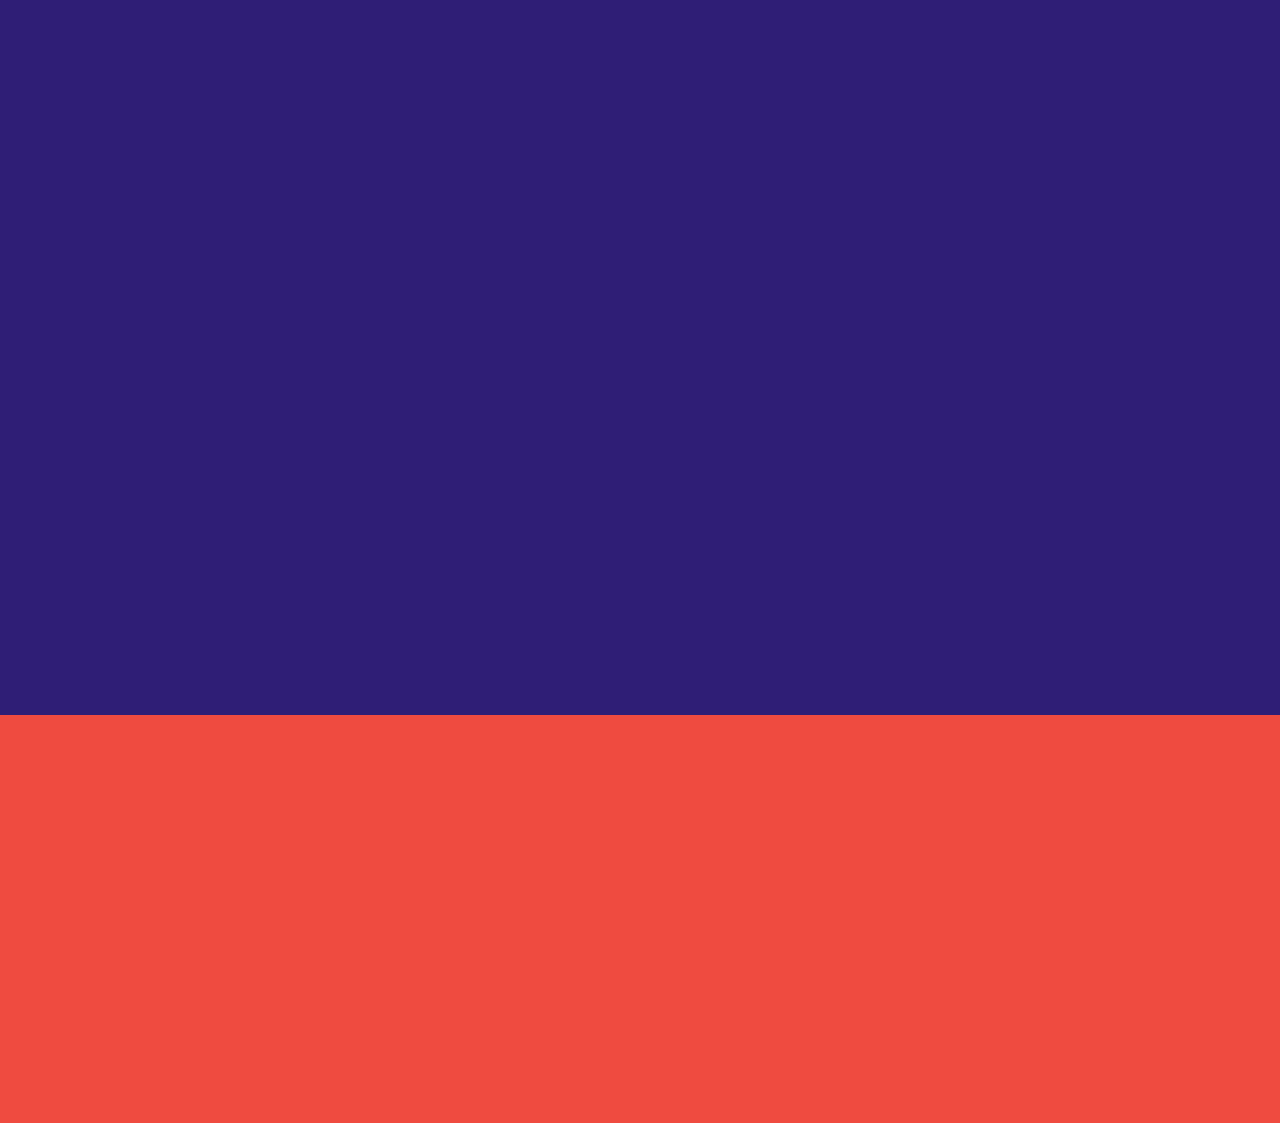
<file: index.html>
<!DOCTYPE html>
<html lang="en">
<head>
  <meta charset="UTF-8">
  <meta name="viewport" content="width=device-width, initial-scale=1.0">
  <meta http-equiv="X-UA-Compatible" content="ie=edge">
  <title>Olle Brickarp</title>

  <link rel="stylesheet" href="fonts/alma/alma.css">
  <link rel="stylesheet" href="stylesheets/master.css">

  <link rel="icon" type="image/png" href="favicon.png" />
</head>
<body>
  <header class="intro">
    <div class="intro__inner container">
      <div class="olle">
        <img src="img/olle.jpg" alt="Olle Brickarp">
      </div>

      <h1>Olle Brickarp</h1>
      <p class="lead">
        UI Designer / Front end developer <br/>
        <a href="https://ny.se">NY Collective</a> – Jönköping, Sweden.
      </p>
      <p>
        <span>👨🏻—Father</span>, <span><a href="https://giantbomb.com">💣—Gamer</a></span>, <span><a href="https://sketchapp.com">💎—Sketch fanatic</a></span> and <span>❤️—Sweetheart</span>.<br>
 My most used emoji is 😅.<br>
        You can contact me at <a href="mailti:o.brickarp@gmail.com">o.brickarp@gmail.com</a>.
      </p>

      <div class="intro__more">
        <div class="logo logo--intro">
          <img src="img/logo.svg" alt="Logo">
        </div>
        <!--<p>Psst! There's more stuff down here ↓</p>-->
      </div>
    </div>
  </header>

  <section class="lists">
    <div class="lists__inner container">
      <div class="lists__list">
        <h2>Downloads</h2>
        <p><a href="resources/android-native-icons">Android native icons</a>, <a href="resources/clouds-icons">Clouds icons</a></p>
      </div>

      <div class="lists__list">
        <h2>Stuff I use</h2>
        <p><a href="https://sketchapp.com">Sketch</a>, <a href="https://atom.io">Atom</a>, <a href="https://getgrav.org">Grav</a>, <a href="https://iterm2.com/">iTerm</a>, <a href="https://sass-lang.com/">Sass</a>, <a href="https://emmet.io/">Emmet</a>, <a href="http://getbem.com/">BEM</a></p>
      </div>
    </div>
  </section>
</body>
</html>
</file>
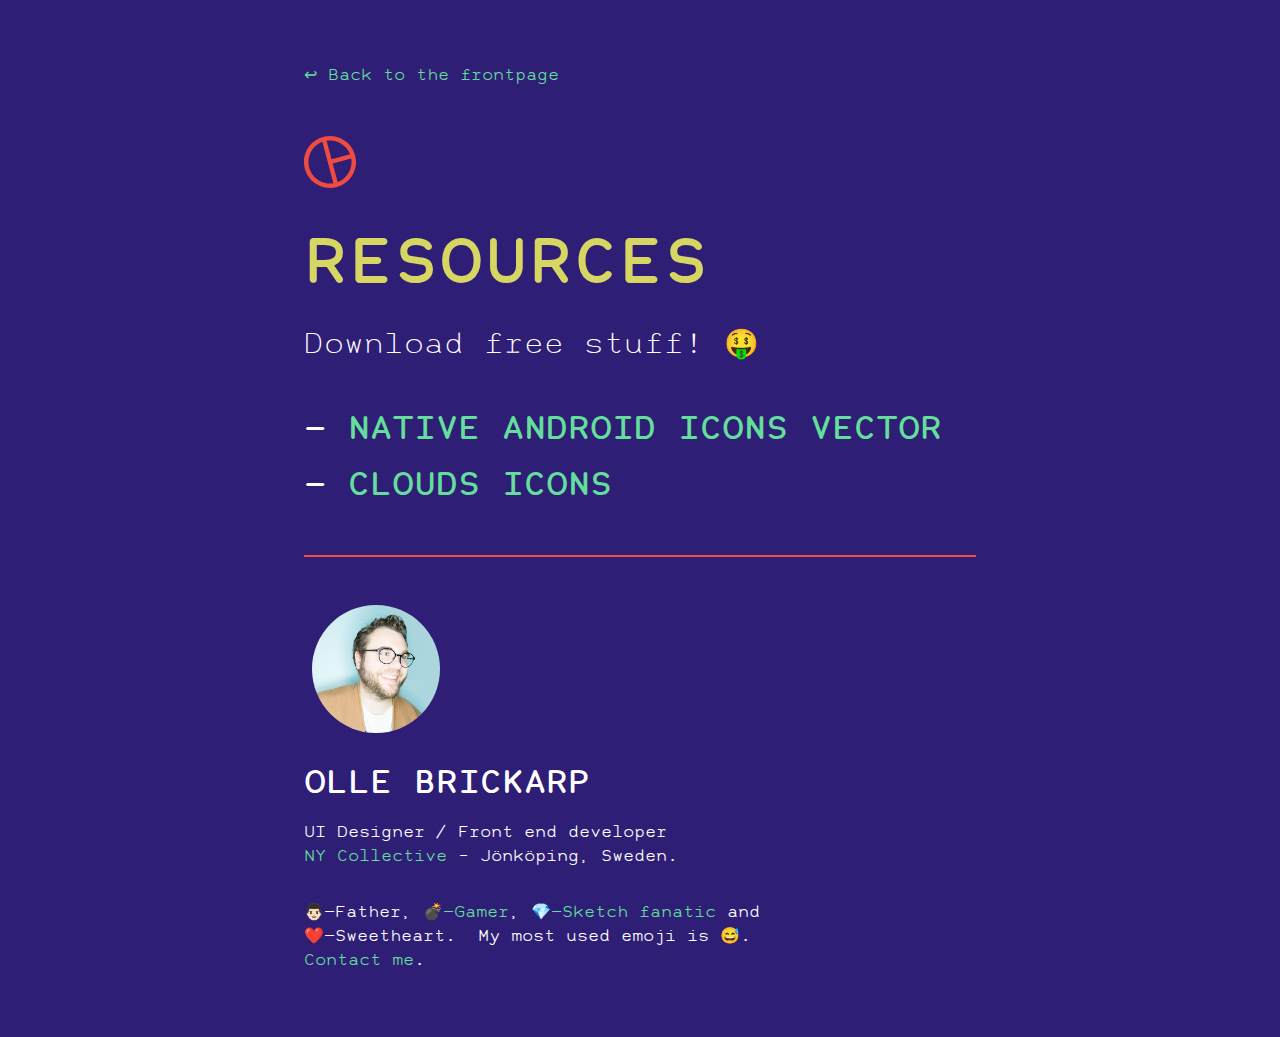
<file: resources/index.html>
<!DOCTYPE html>
<html lang="en">
<head>
  <meta charset="UTF-8">
  <meta name="viewport" content="width=device-width, initial-scale=1.0">
  <meta http-equiv="X-UA-Compatible" content="ie=edge">
  <title>Resources – Olle Brickarp</title>

  <link rel="stylesheet" href="../fonts/alma/alma.css">
  <link rel="stylesheet" href="../stylesheets/master.css">

  <link rel="icon" type="image/png" href="../favicon.png" />
</head>
<body>
  <article class="resource resource--start container">
    <div class="back-to-front"><a href="../">↩︎ Back to the frontpage</a></div>
    <div class="logo">
      <img src="../img/logo.svg" alt="Logo">
    </div>

    <h1>Resources</h1>
    <p class="lead">Download free stuff! 🤑</p>

    <h2>— <a href="android-native-icons">Native Android Icons Vector</a></h2>
    <h2>— <a href="clouds-icons">Clouds icons</a></h2>

    <footer class="author">
      <div class="olle">
        <img src="../img/olle.jpg" alt="">
      </div>

      <div class="author__info">
        <h2>Olle Brickarp</h2>
        <p>
          UI Designer / Front end developer <br/>
          <a href="https://ny.se">NY Collective</a> – Jönköping, Sweden.
        </p>
        <p>
          <span>👨🏻—Father</span>, <span><a href="https://giantbomb.com">💣—Gamer</a></span>, <span><a href="https://sketchapp.com">💎—Sketch fanatic</a></span> and <span>❤️—Sweetheart</span>.  My most used emoji is 😅. <a href="mailto:o.brickarp@gmail.com">Contact me</a>.
      </div>
    </footer>
  </article>
</body>
</html>
</file>
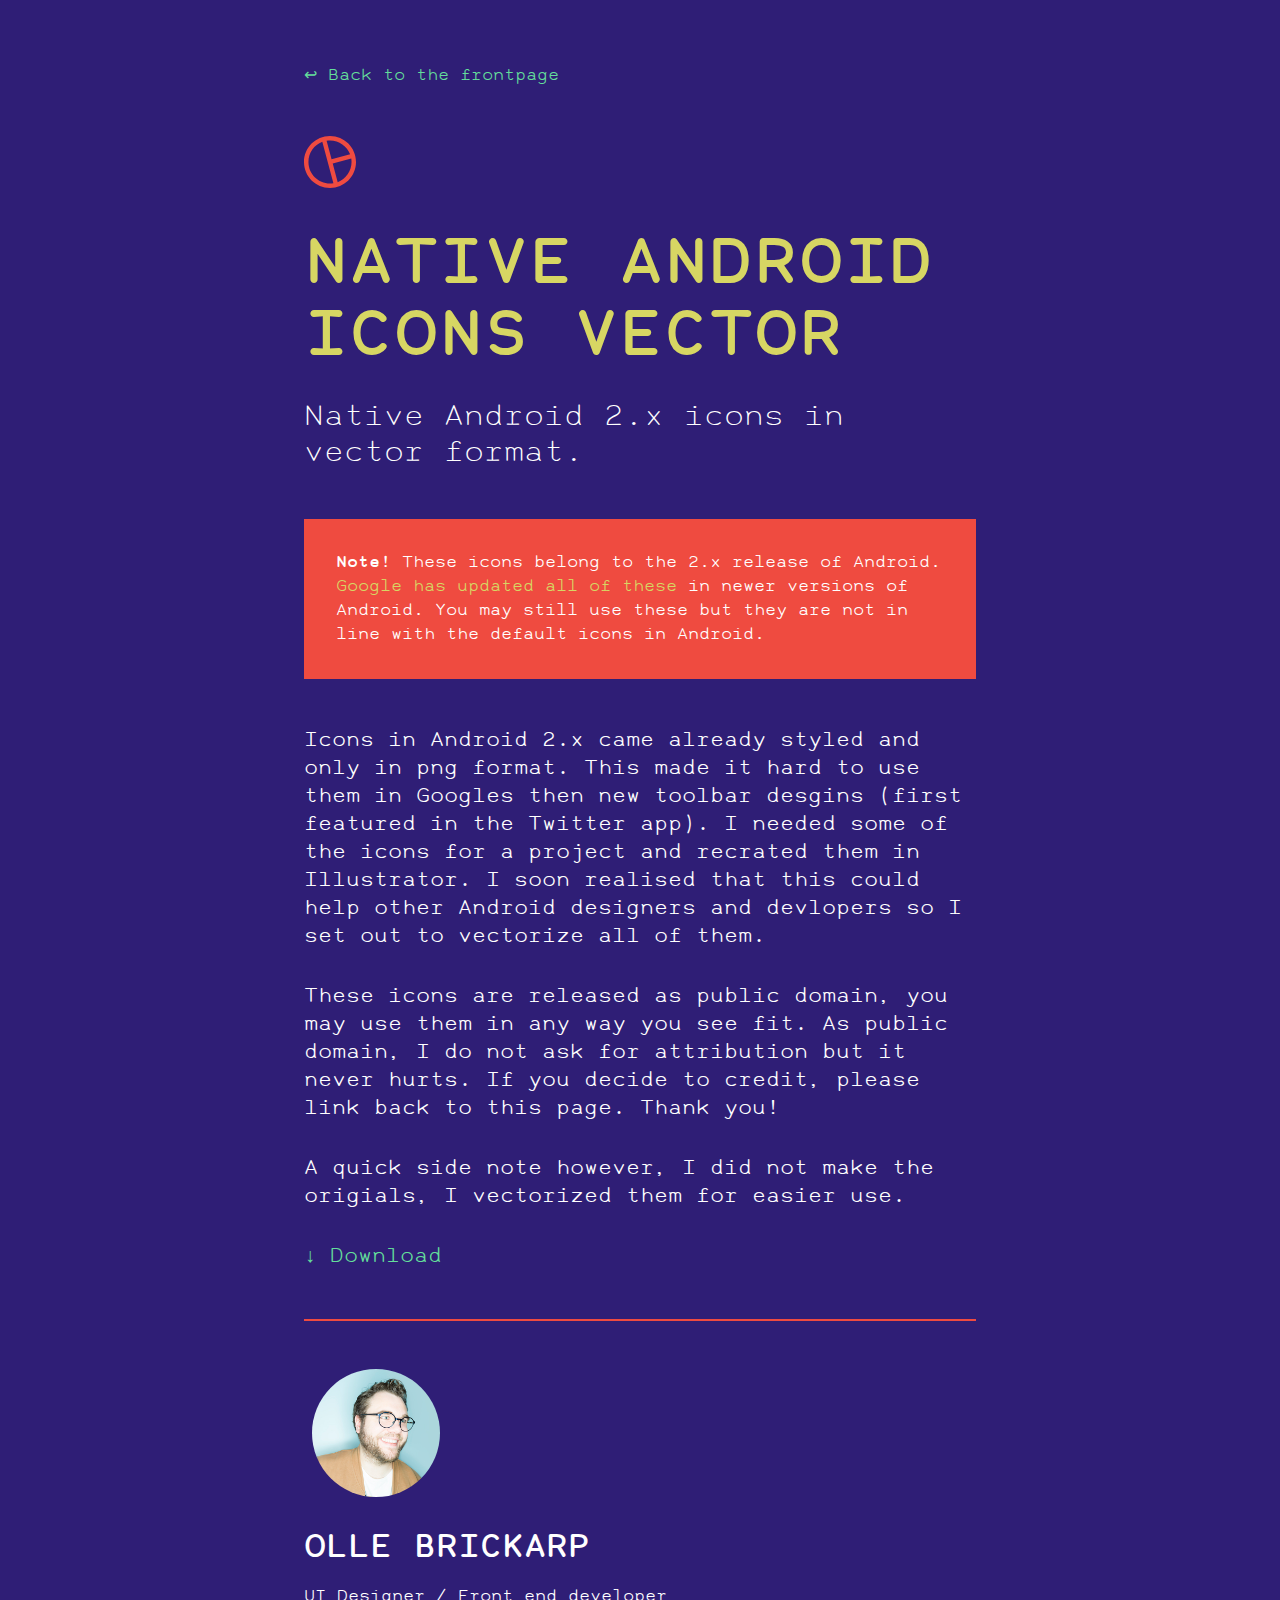
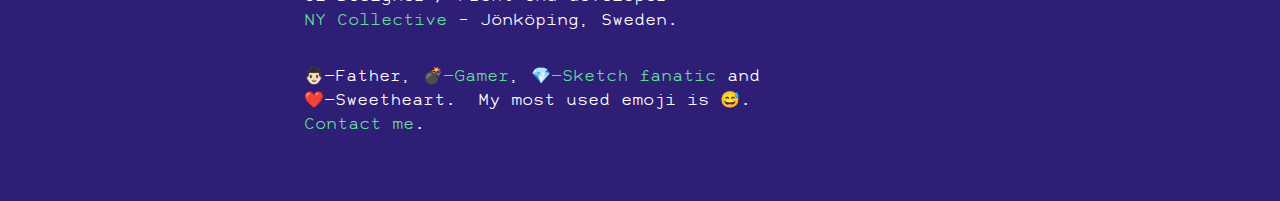
<file: resources/android-native-icons/index.html>
<!DOCTYPE html>
<html lang="en">
<head>
  <meta charset="UTF-8">
  <meta name="viewport" content="width=device-width, initial-scale=1.0">
  <meta http-equiv="X-UA-Compatible" content="ie=edge">
  <title>Native Android Icons Vector – Olle Brickarp</title>

  <link rel="stylesheet" href="../../fonts/alma/alma.css">
  <link rel="stylesheet" href="../../stylesheets/master.css">

  <link rel="icon" type="image/png" href="../../favicon.png" />
</head>
<body>
  <article class="resource container">
    <div class="back-to-front"><a href="../../">↩︎ Back to the frontpage</a></div>

    <div class="logo">
      <img src="../../img/logo.svg" alt="Logo">
    </div>

    <h1>Native Android Icons Vector</h1>
    <p class="lead">Native Android 2.x icons in vector format.</p>

    <div class="note">
      <p><strong>Note!</strong> These icons belong to the 2.x release of Android. <a href="http://google.github.io/material-design-icons/">Google has updated all of these</a> in newer versions of Android. You may still use these but they are not in line with the default icons in Android.</p>
    </div>

    <p>Icons in Android 2.x came already styled and only in png format. This made it hard to use them in Googles then new toolbar desgins (first featured in the Twitter app). I needed some of the icons for a project and recrated them in Illustrator. I soon realised that this could help other Android designers and devlopers so I set out to vectorize all of them.</p>

    <p>These icons are released as public domain, you may use them in any way you see fit. As public domain, I do not ask for attribution but it never hurts. If you decide to credit, please link back to this page. Thank you!</p>

    <p>A quick side note however, I did not make the origials, I vectorized them for easier use.</p>

    <p><a href="android-native-icons.zip">↓ Download</a></p>

    <footer class="author">
      <div class="olle">
        <img src="../../img/olle.jpg" alt="">
      </div>

      <div class="author__info">
        <h2>Olle Brickarp</h2>
        <p>
          UI Designer / Front end developer <br/>
          <a href="https://ny.se">NY Collective</a> – Jönköping, Sweden.
        </p>
        <p>
          <span>👨🏻—Father</span>, <span><a href="https://giantbomb.com">💣—Gamer</a></span>, <span><a href="https://sketchapp.com">💎—Sketch fanatic</a></span> and <span>❤️—Sweetheart</span>.  My most used emoji is 😅. <a href="mailto:o.brickarp@gmail.com">Contact me</a>.
      </div>
    </footer>
  </article>
</body>
</html>
</file>
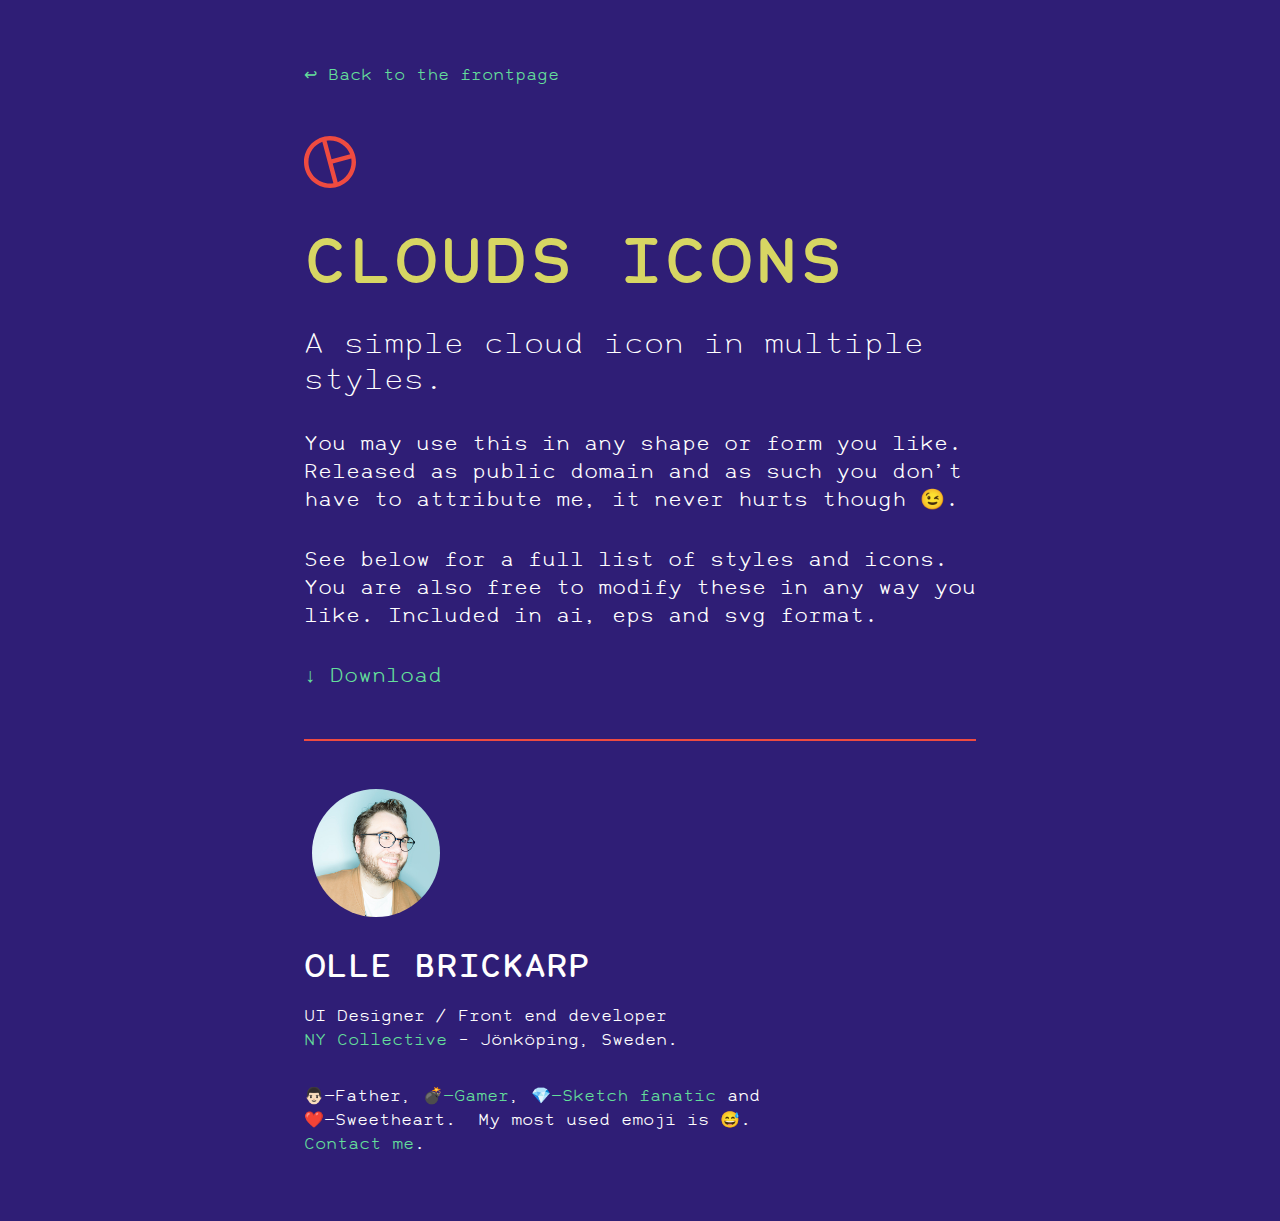
<file: resources/clouds-icons/index.html>
<!DOCTYPE html>
<html lang="en">
<head>
  <meta charset="UTF-8">
  <meta name="viewport" content="width=device-width, initial-scale=1.0">
  <meta http-equiv="X-UA-Compatible" content="ie=edge">
  <title>Document</title>

  <title>Clouds Icons – Olle Brickarp</title>

  <link rel="stylesheet" href="../../fonts/alma/alma.css">
  <link rel="stylesheet" href="../../stylesheets/master.css">

  <link rel="icon" type="image/png" href="../../favicon.png" />
</head>
<body>
  <article class="resource container">
    <div class="back-to-front"><a href="../../">↩︎ Back to the frontpage</a></div>

    <div class="logo">
      <img src="../../img/logo.svg" alt="Logo">
    </div>

    <h1>Clouds Icons</h1>
    <p class="lead">A simple cloud icon in multiple styles.</p>

    <p>You may use this in any shape or form you like. Released as public domain and as such you don’t have to attribute me, it never hurts though 😉.</p>

    <p>See below for a full list of styles and icons. You are also free to modify these in any way you like. Included in ai, eps and svg format.</p>

    <p><a href="clouds.zip">↓ Download</a></p>

    <footer class="author">
      <div class="olle">
        <img src="../../img/olle.jpg" alt="">
      </div>

      <div class="author__info">
        <h2>Olle Brickarp</h2>
        <p>
          UI Designer / Front end developer <br/>
          <a href="https://ny.se">NY Collective</a> – Jönköping, Sweden.
        </p>
        <p>
          <span>👨🏻—Father</span>, <span><a href="https://giantbomb.com">💣—Gamer</a></span>, <span><a href="https://sketchapp.com">💎—Sketch fanatic</a></span> and <span>❤️—Sweetheart</span>.  My most used emoji is 😅. <a href="mailto:o.brickarp@gmail.com">Contact me</a>.
      </div>
    </footer>
  </article>
</body>
</html>
</file>
<file: fonts/alma/alma.css>
/* Generated by Font Squirrel (https://www.fontsquirrel.com) on January 13, 2017 */



@font-face {
    font-family: 'alma_mono';
    src: url('almamono-bold-webfont.woff2') format('woff2'),
         url('almamono-bold-webfont.woff') format('woff');
    font-weight: bold;
    font-style: normal;

}




@font-face {
    font-family: 'alma_mono';
    src: url('almamono-heavy-webfont.woff2') format('woff2'),
         url('almamono-heavy-webfont.woff') format('woff');
    font-weight: 900;
    font-style: normal;

}




@font-face {
    font-family: 'alma_mono';
    src: url('almamono-light-webfont.woff2') format('woff2'),
         url('almamono-light-webfont.woff') format('woff');
    font-weight: 300;
    font-style: normal;

}




@font-face {
    font-family: 'alma_mono';
    src: url('almamono-regular-webfont.woff2') format('woff2'),
         url('almamono-regular-webfont.woff') format('woff');
    font-weight: normal;
    font-style: normal;

}




@font-face {
    font-family: 'alma_mono';
    src: url('almamono-thin-webfont.woff2') format('woff2'),
         url('almamono-thin-webfont.woff') format('woff');
    font-weight: 100;
    font-style: normal;
}
</file>
<file: stylesheets/master.css>
/* line 5, ../../../.rvm/gems/ruby-2.4.2/gems/compass-core-1.0.3/stylesheets/compass/reset/_utilities.scss */
html, body, div, span, applet, object, iframe,
h1, h2, h3, h4, h5, h6, p, blockquote, pre,
a, abbr, acronym, address, big, cite, code,
del, dfn, em, img, ins, kbd, q, s, samp,
small, strike, strong, sub, sup, tt, var,
b, u, i, center,
dl, dt, dd, ol, ul, li,
fieldset, form, label, legend,
table, caption, tbody, tfoot, thead, tr, th, td,
article, aside, canvas, details, embed,
figure, figcaption, footer, header, hgroup,
menu, nav, output, ruby, section, summary,
time, mark, audio, video {
  margin: 0;
  padding: 0;
  border: 0;
  font: inherit;
  font-size: 100%;
  vertical-align: baseline;
}

/* line 22, ../../../.rvm/gems/ruby-2.4.2/gems/compass-core-1.0.3/stylesheets/compass/reset/_utilities.scss */
html {
  line-height: 1;
}

/* line 24, ../../../.rvm/gems/ruby-2.4.2/gems/compass-core-1.0.3/stylesheets/compass/reset/_utilities.scss */
ol, ul {
  list-style: none;
}

/* line 26, ../../../.rvm/gems/ruby-2.4.2/gems/compass-core-1.0.3/stylesheets/compass/reset/_utilities.scss */
table {
  border-collapse: collapse;
  border-spacing: 0;
}

/* line 28, ../../../.rvm/gems/ruby-2.4.2/gems/compass-core-1.0.3/stylesheets/compass/reset/_utilities.scss */
caption, th, td {
  text-align: left;
  font-weight: normal;
  vertical-align: middle;
}

/* line 30, ../../../.rvm/gems/ruby-2.4.2/gems/compass-core-1.0.3/stylesheets/compass/reset/_utilities.scss */
q, blockquote {
  quotes: none;
}
/* line 103, ../../../.rvm/gems/ruby-2.4.2/gems/compass-core-1.0.3/stylesheets/compass/reset/_utilities.scss */
q:before, q:after, blockquote:before, blockquote:after {
  content: "";
  content: none;
}

/* line 32, ../../../.rvm/gems/ruby-2.4.2/gems/compass-core-1.0.3/stylesheets/compass/reset/_utilities.scss */
a img {
  border: none;
}

/* line 116, ../../../.rvm/gems/ruby-2.4.2/gems/compass-core-1.0.3/stylesheets/compass/reset/_utilities.scss */
article, aside, details, figcaption, figure, footer, header, hgroup, main, menu, nav, section, summary {
  display: block;
}

/* Variables */
/* line 27, ../sass/master.scss */
html {
  font-size: 16px;
}

/* line 31, ../sass/master.scss */
* {
  box-sizing: border-box;
}

/* line 35, ../sass/master.scss */
body {
  font-smoothing: antialiased;
  -webkit-font-smoothing: antialiased;
  background-color: #2F1E76;
  color: #fff;
  font-family: 'alma_mono', monospace;
  font-size: 1rem;
  line-height: 1.75rem;
}
@media screen and (min-width: 768px) and (max-width: 1023px) {
  /* line 35, ../sass/master.scss */
  body {
    font-size: 1rem;
    line-height: 1.75rem;
  }
}
@media screen and (min-width: 1024px) and (max-width: 1151px) {
  /* line 35, ../sass/master.scss */
  body {
    font-size: 1.25rem;
    line-height: 2.0rem;
  }
}
@media screen and (min-width: 1152px) and (max-width: 1311px) {
  /* line 35, ../sass/master.scss */
  body {
    font-size: 1.25rem;
    line-height: 2.0rem;
  }
}
@media screen and (min-width: 1312px) {
  /* line 35, ../sass/master.scss */
  body {
    font-size: 1.5rem;
    line-height: 2.25rem;
  }
}

/* line 62, ../sass/master.scss */
h1 {
  color: #D7D663;
  text-transform: uppercase;
  font-size: 2.5rem;
  line-height: 3rem;
  font-weight: bold;
  margin: 0 0 1.5rem 0;
}
@media screen and (min-width: 768px) and (max-width: 1023px) {
  /* line 62, ../sass/master.scss */
  h1 {
    font-size: 3rem;
    line-height: 3.5rem;
  }
}
@media screen and (min-width: 1024px) and (max-width: 1151px) {
  /* line 62, ../sass/master.scss */
  h1 {
    font-size: 3.5rem;
    line-height: 4rem;
  }
}
@media screen and (min-width: 1152px) and (max-width: 1311px) {
  /* line 62, ../sass/master.scss */
  h1 {
    font-size: 4rem;
    line-height: 4.5rem;
  }
}
@media screen and (min-width: 1312px) {
  /* line 62, ../sass/master.scss */
  h1 {
    font-size: 4rem;
    line-height: 4.5rem;
  }
}

/* line 88, ../sass/master.scss */
h2 {
  color: #fff;
  text-transform: uppercase;
  font-size: 1.5rem;
  line-height: 2rem;
  font-weight: bold;
  margin-bottom: 0.5rem;
}
@media screen and (min-width: 768px) and (max-width: 1023px) {
  /* line 88, ../sass/master.scss */
  h2 {
    font-size: 2rem;
    line-height: 2.5rem;
    margin-bottom: 1rem;
  }
}
@media screen and (min-width: 1024px) and (max-width: 1151px) {
  /* line 88, ../sass/master.scss */
  h2 {
    font-size: 2rem;
    line-height: 2.5rem;
    margin-bottom: 1rem;
  }
}
@media screen and (min-width: 1152px) and (max-width: 1311px) {
  /* line 88, ../sass/master.scss */
  h2 {
    font-size: 2rem;
    line-height: 2.5rem;
    margin-bottom: 1rem;
  }
}
@media screen and (min-width: 1312px) {
  /* line 88, ../sass/master.scss */
  h2 {
    font-size: 2rem;
    line-height: 2.5rem;
    margin-bottom: 1rem;
  }
}

/* line 118, ../sass/master.scss */
a {
  text-decoration: none;
  color: #64DE9B;
}
@media (hover: hover) {
  /* line 118, ../sass/master.scss */
  a {
    transition: color 0.5s ease;
  }
  /* line 125, ../sass/master.scss */
  a:hover {
    color: #EF4B40;
  }
}

/* line 131, ../sass/master.scss */
strong {
  font-weight: bold;
}

/* line 135, ../sass/master.scss */
.container {
  max-width: 83rem;
  margin: 0 auto;
  padding-left: 2rem;
  padding-right: 2rem;
}
@media screen and (min-width: 768px) and (max-width: 1023px) {
  /* line 135, ../sass/master.scss */
  .container {
    padding-left: 4rem;
    padding-right: 4rem;
  }
}
@media screen and (min-width: 1024px) and (max-width: 1151px) {
  /* line 135, ../sass/master.scss */
  .container {
    padding-left: 4rem;
    padding-right: 4rem;
  }
}
@media screen and (min-width: 1152px) and (max-width: 1311px) {
  /* line 135, ../sass/master.scss */
  .container {
    padding-left: 4rem;
    padding-right: 4rem;
  }
}
@media screen and (min-width: 1312px) {
  /* line 135, ../sass/master.scss */
  .container {
    padding-left: 4.5rem;
    padding-right: 4.5rem;
  }
}

/* Intro */
/* line 160, ../sass/master.scss */
.intro {
  padding: 3rem 0 0;
}
/* line 163, ../sass/master.scss */
.intro span {
  white-space: nowrap;
}
@media screen and (min-width: 768px) and (max-width: 1023px) {
  /* line 160, ../sass/master.scss */
  .intro {
    padding-top: 6rem;
  }
}
@media screen and (min-width: 1024px) and (max-width: 1151px) {
  /* line 160, ../sass/master.scss */
  .intro {
    padding-top: 6rem;
  }
}
@media screen and (min-width: 1152px) and (max-width: 1311px) {
  /* line 160, ../sass/master.scss */
  .intro {
    padding-top: 6rem;
  }
}
@media screen and (min-width: 1312px) {
  /* line 160, ../sass/master.scss */
  .intro {
    padding-top: 6rem;
  }
}

/* line 181, ../sass/master.scss */
.olle {
  width: 96px;
  height: 96px;
  border-radius: 50%;
  overflow: hidden;
  display: flex;
  justify-content: flex-end;
  margin-bottom: 2rem;
  margin-left: 1rem;
}
/* line 191, ../sass/master.scss */
.olle img {
  width: auto;
  height: 100%;
  display: block;
  margin-left: auto;
  margin-right: -5%;
}
@media screen and (min-width: 768px) and (max-width: 1023px) {
  /* line 181, ../sass/master.scss */
  .olle {
    width: 144px;
    height: 144px;
    margin-bottom: 3rem;
  }
}
@media screen and (min-width: 1024px) and (max-width: 1151px) {
  /* line 181, ../sass/master.scss */
  .olle {
    width: 144px;
    height: 144px;
    margin-bottom: 3rem;
  }
}
@media screen and (min-width: 1152px) and (max-width: 1311px) {
  /* line 181, ../sass/master.scss */
  .olle {
    width: 144px;
    height: 144px;
    margin-bottom: 3rem;
  }
}
@media screen and (min-width: 1312px) {
  /* line 181, ../sass/master.scss */
  .olle {
    width: 172px;
    height: 172px;
    margin-bottom: 3rem;
  }
}

/* line 221, ../sass/master.scss */
.lead {
  font-size: 1.25rem;
  line-height: 1.75rem;
  font-weight: 300;
  margin-bottom: 2.5rem;
}
@media screen and (min-width: 768px) and (max-width: 1023px) {
  /* line 221, ../sass/master.scss */
  .lead {
    font-size: 1.5rem;
    line-height: 2rem;
  }
}
@media screen and (min-width: 1024px) and (max-width: 1151px) {
  /* line 221, ../sass/master.scss */
  .lead {
    font-size: 1.75rem;
    line-height: 2.25rem;
  }
}
@media screen and (min-width: 1152px) and (max-width: 1311px) {
  /* line 221, ../sass/master.scss */
  .lead {
    font-size: 1.75rem;
    line-height: 2.25rem;
  }
}
@media screen and (min-width: 1312px) {
  /* line 221, ../sass/master.scss */
  .lead {
    font-size: 2rem;
    line-height: 2.5rem;
  }
}

/* line 245, ../sass/master.scss */
.intro__more {
  display: flex;
  flex-flow: row wrap;
  align-items: center;
  justify-content: flex-start;
  font-size: 1rem;
  line-height: 1.5rem;
  margin-top: 2.5rem;
}

/* line 255, ../sass/master.scss */
.logo--intro {
  margin-right: 1.5rem;
}
/* line 258, ../sass/master.scss */
.logo--intro img {
  display: block;
}

/* Lists */
/* line 265, ../sass/master.scss */
.lists {
  margin-top: 3rem;
  padding: 3rem 0;
  background-color: #EF4B40;
}
/* line 270, ../sass/master.scss */
.lists__list {
  margin-bottom: 2.5rem;
}
/* line 273, ../sass/master.scss */
.lists__list:last-child {
  margin-bottom: 0;
}
/* line 278, ../sass/master.scss */
.lists a {
  color: #D7D663;
}
/* line 281, ../sass/master.scss */
.lists a:hover {
  color: #fff;
}
@media screen and (min-width: 768px) and (max-width: 1023px) {
  /* line 265, ../sass/master.scss */
  .lists {
    padding: 5rem 0;
  }
  /* line 289, ../sass/master.scss */
  .lists__list {
    margin-bottom: 4.5rem;
  }
}
@media screen and (min-width: 1024px) and (max-width: 1151px) {
  /* line 265, ../sass/master.scss */
  .lists {
    padding: 5rem 0;
  }
  /* line 296, ../sass/master.scss */
  .lists__list {
    margin-bottom: 4.5rem;
  }
}
@media screen and (min-width: 1152px) and (max-width: 1311px) {
  /* line 265, ../sass/master.scss */
  .lists {
    padding: 5rem 0;
  }
  /* line 303, ../sass/master.scss */
  .lists__list {
    margin-bottom: 4.5rem;
  }
}
@media screen and (min-width: 1312px) {
  /* line 265, ../sass/master.scss */
  .lists {
    padding: 5rem 0;
  }
  /* line 310, ../sass/master.scss */
  .lists__list {
    margin-bottom: 4.5rem;
  }
}

/* Rosource */
/* line 318, ../sass/master.scss */
.back-to-front {
  font-size: 1rem;
  line-height: 1.5rem;
  margin-bottom: 3rem;
}

/* line 325, ../sass/master.scss */
.resource--start .lead {
  margin-bottom: 3rem;
}

/* line 330, ../sass/master.scss */
.resource {
  padding-top: 4rem;
  padding-bottom: 4rem;
}
/* line 334, ../sass/master.scss */
.resource.container {
  max-width: 50rem;
}
/* line 338, ../sass/master.scss */
.resource .logo {
  margin-bottom: 2rem;
}
/* line 341, ../sass/master.scss */
.resource .logo img {
  width: 52px;
  height: 52px;
}
/* line 347, ../sass/master.scss */
.resource p {
  margin: 0 0 2rem;
}
@media screen and (min-width: 1152px) and (max-width: 1311px) {
  /* line 347, ../sass/master.scss */
  .resource p {
    font-size: 1.25rem;
    line-height: 1.75rem;
  }
}
@media screen and (min-width: 1312px) {
  /* line 347, ../sass/master.scss */
  .resource p {
    font-size: 1.25rem;
    line-height: 1.75rem;
  }
}
/* line 361, ../sass/master.scss */
.resource .lead {
  font-size: 1.75rem;
  line-height: 2.25rem;
}
@media screen and (min-width: 1312px) {
  /* line 361, ../sass/master.scss */
  .resource .lead {
    font-size: 1.75rem;
    line-height: 2.25rem;
  }
}

/* line 372, ../sass/master.scss */
.note {
  background-color: #EF4B40;
  padding: 2rem;
  margin: 3rem 0;
}
/* line 377, ../sass/master.scss */
.note p {
  font-size: 1rem;
  line-height: 1.5rem;
}
/* line 382, ../sass/master.scss */
.note p:last-child {
  margin-bottom: 0;
}
/* line 386, ../sass/master.scss */
.note a {
  color: #D7D663;
}
/* line 389, ../sass/master.scss */
.note a:hover {
  color: #64DE9B;
}

/* Author */
/* line 397, ../sass/master.scss */
.author {
  display: flex;
  flex-flow: column nowrap;
  align-items: flex-start;
  justify-content: flex-start;
  padding-top: 3rem;
  margin-top: 3rem;
  border-top: 2px solid #EF4B40;
}
/* line 407, ../sass/master.scss */
.author__info {
  max-width: 32rem;
}
/* line 412, ../sass/master.scss */
.author .olle {
  width: 8rem;
  height: 8rem;
  margin-bottom: 2rem;
  margin-left: 0.5rem;
}
/* line 419, ../sass/master.scss */
.author p {
  font-size: 1rem;
  line-height: 1.5rem;
}
/* line 423, ../sass/master.scss */
.author p:last-child {
  margin-bottom: 0;
}
/* line 427, ../sass/master.scss */
.author p span {
  white-space: nowrap;
}

@supports (animation-fill-mode: forwards) {
  /* line 435, ../sass/master.scss */
  .intro .olle, .intro h1, .intro p, .intro .intro__more {
    transform: translateY(32px);
    opacity: 0;
    will-change: transform;
    animation: show 0.3s ease;
    animation-fill-mode: forwards;
  }

  /* line 446, ../sass/master.scss */
  .intro h2, .intro p, .lists h2, .lists p {
    transform: translateY(32px);
    opacity: 0;
    will-change: transform;
    animation: show 0.4s ease;
    animation-fill-mode: forwards;
  }

  /* line 458, ../sass/master.scss */
  .intro__inner > *:nth-child(1) {
    animation-delay: 0s;
  }
  /* line 458, ../sass/master.scss */
  .intro__inner > *:nth-child(2) {
    animation-delay: 0.1s;
  }
  /* line 458, ../sass/master.scss */
  .intro__inner > *:nth-child(3) {
    animation-delay: 0.2s;
  }
  /* line 458, ../sass/master.scss */
  .intro__inner > *:nth-child(4) {
    animation-delay: 0.3s;
  }
  /* line 458, ../sass/master.scss */
  .intro__inner > *:nth-child(5) {
    animation-delay: 0.4s;
  }
  /* line 458, ../sass/master.scss */
  .intro__inner > *:nth-child(6) {
    animation-delay: 0.5s;
  }
  /* line 458, ../sass/master.scss */
  .intro__inner > *:nth-child(7) {
    animation-delay: 0.6s;
  }
  /* line 458, ../sass/master.scss */
  .intro__inner > *:nth-child(8) {
    animation-delay: 0.7s;
  }
  /* line 458, ../sass/master.scss */
  .intro__inner > *:nth-child(9) {
    animation-delay: 0.8s;
  }
  /* line 458, ../sass/master.scss */
  .intro__inner > *:nth-child(10) {
    animation-delay: 0.9s;
  }
  /* line 458, ../sass/master.scss */
  .intro__inner > *:nth-child(11) {
    animation-delay: 1s;
  }
  /* line 458, ../sass/master.scss */
  .intro__inner > *:nth-child(12) {
    animation-delay: 1.1s;
  }
  /* line 458, ../sass/master.scss */
  .intro__inner > *:nth-child(13) {
    animation-delay: 1.2s;
  }
  /* line 458, ../sass/master.scss */
  .intro__inner > *:nth-child(14) {
    animation-delay: 1.3s;
  }
  /* line 458, ../sass/master.scss */
  .intro__inner > *:nth-child(15) {
    animation-delay: 1.4s;
  }

  /* line 466, ../sass/master.scss */
  .lists__list > *:nth-child(1) {
    animation-delay: 0.4s;
  }
  /* line 466, ../sass/master.scss */
  .lists__list > *:nth-child(2) {
    animation-delay: 0.6s;
  }
  /* line 466, ../sass/master.scss */
  .lists__list > *:nth-child(3) {
    animation-delay: 0.8s;
  }
  /* line 466, ../sass/master.scss */
  .lists__list > *:nth-child(4) {
    animation-delay: 1s;
  }
  /* line 466, ../sass/master.scss */
  .lists__list > *:nth-child(5) {
    animation-delay: 1.2s;
  }
  /* line 466, ../sass/master.scss */
  .lists__list > *:nth-child(6) {
    animation-delay: 1.4s;
  }
  /* line 466, ../sass/master.scss */
  .lists__list > *:nth-child(7) {
    animation-delay: 1.6s;
  }
  /* line 466, ../sass/master.scss */
  .lists__list > *:nth-child(8) {
    animation-delay: 1.8s;
  }
  /* line 466, ../sass/master.scss */
  .lists__list > *:nth-child(9) {
    animation-delay: 2s;
  }
  /* line 466, ../sass/master.scss */
  .lists__list > *:nth-child(10) {
    animation-delay: 2.2s;
  }
  /* line 466, ../sass/master.scss */
  .lists__list > *:nth-child(11) {
    animation-delay: 2.4s;
  }
  /* line 466, ../sass/master.scss */
  .lists__list > *:nth-child(12) {
    animation-delay: 2.6s;
  }
  /* line 466, ../sass/master.scss */
  .lists__list > *:nth-child(13) {
    animation-delay: 2.8s;
  }
  /* line 466, ../sass/master.scss */
  .lists__list > *:nth-child(14) {
    animation-delay: 3s;
  }
  /* line 466, ../sass/master.scss */
  .lists__list > *:nth-child(15) {
    animation-delay: 3.2s;
  }

  @keyframes show {
    from {
      transform: translateY(32px);
      opacity: 0;
    }
    to {
      transform: translateY(0);
      opacity: 1;
    }
  }
}
</file>
